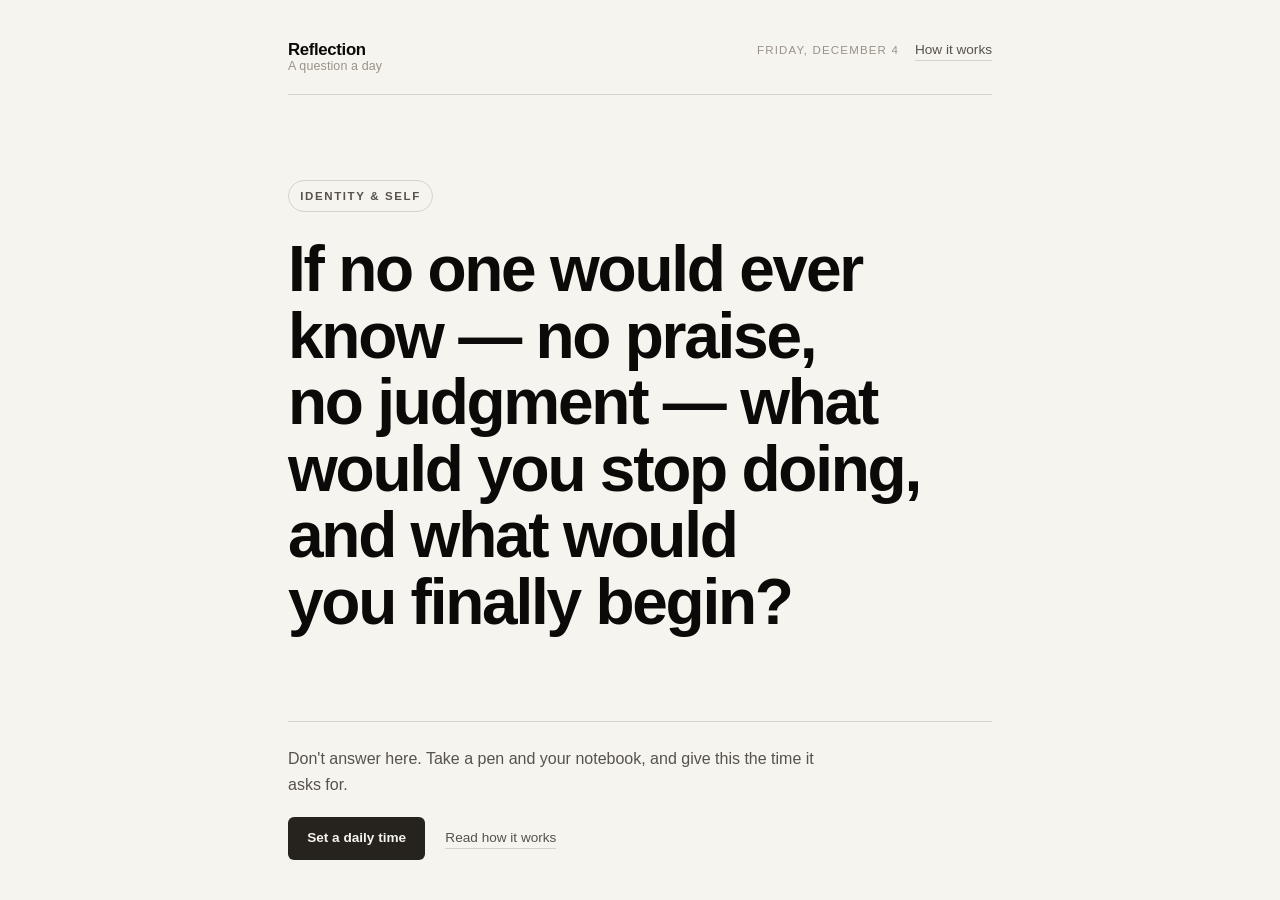
<file: index.html>
<!doctype html>
<html lang="en">
<head>
  <meta charset="utf-8" />
  <meta name="viewport" content="width=device-width, initial-scale=1, viewport-fit=cover" />
  <title>Reflection</title>
  <meta name="description" content="One deep question a day. You answer in a notebook, not here. No account, nothing saved." />
  <meta name="theme-color" content="#f6f4ee" />

  <!-- Install as an app (PWA). -->
  <link rel="manifest" href="manifest.webmanifest" />
  <link rel="apple-touch-icon" href="icons/apple-touch-icon.png" />
  <meta name="apple-mobile-web-app-capable" content="yes" />
  <meta name="mobile-web-app-capable" content="yes" />
  <meta name="apple-mobile-web-app-status-bar-style" content="default" />
  <meta name="apple-mobile-web-app-title" content="Reflection" />

  <!-- Switzer — the Snowpeak typeface (free, via Fontshare). -->
  <link rel="preconnect" href="https://api.fontshare.com" />
  <link rel="preconnect" href="https://cdn.fontshare.com" crossorigin />
  <link href="https://api.fontshare.com/v2/css?f[]=switzer@400,500,600,700,800&display=swap" rel="stylesheet" />

  <link rel="stylesheet" href="css/style.css" />
</head>
<body>
  <main class="stage">
    <header class="masthead">
      <div class="brand">
        <span class="brand-mark">Reflection</span>
        <span class="brand-sub">A question a day</span>
      </div>
      <div class="masthead-right">
        <span class="date" id="date"></span>
        <a class="nav-link" href="about.html">How it works</a>
      </div>
    </header>

    <section class="prompt">
      <p class="category" id="category"></p>
      <h1 class="question" id="question">…</h1>
    </section>

    <footer class="ritual">
      <p class="instruction">
        Don't answer here. Take a pen and your notebook,
        and give this the time it asks for.
      </p>
      <div class="ritual-actions">
        <button class="btn-dark" id="openReminder" type="button">Set a daily time</button>
        <button class="install-hint" id="installBtn" type="button" hidden>
          <span aria-hidden="true">↓</span> Install app
        </button>
        <a class="nav-link" href="about.html">Read how it works</a>
      </div>
    </footer>
  </main>

  <!-- Reminder sheet: pick a time, download a recurring calendar reminder. -->
  <div class="sheet-backdrop" id="backdrop" hidden>
    <div class="sheet" role="dialog" aria-modal="true" aria-labelledby="sheetTitle">
      <h2 id="sheetTitle">Your daily moment</h2>
      <p class="sheet-copy">
        Choose the time you want to meet yourself each day.
        We'll make a reminder you can drop into your phone's calendar —
        nothing is stored here.
      </p>
      <label class="time-field">
        <span>Time</span>
        <input type="time" id="time" value="21:00" />
      </label>
      <button class="btn-dark btn-block" id="downloadIcs" type="button">Add daily reminder to calendar</button>
      <button class="nav-link close" id="closeReminder" type="button">Not now</button>
    </div>
  </div>

  <script src="js/questions.js"></script>
  <script src="js/app.js"></script>
  <script src="js/pwa.js"></script>
</body>
</html>
</file>
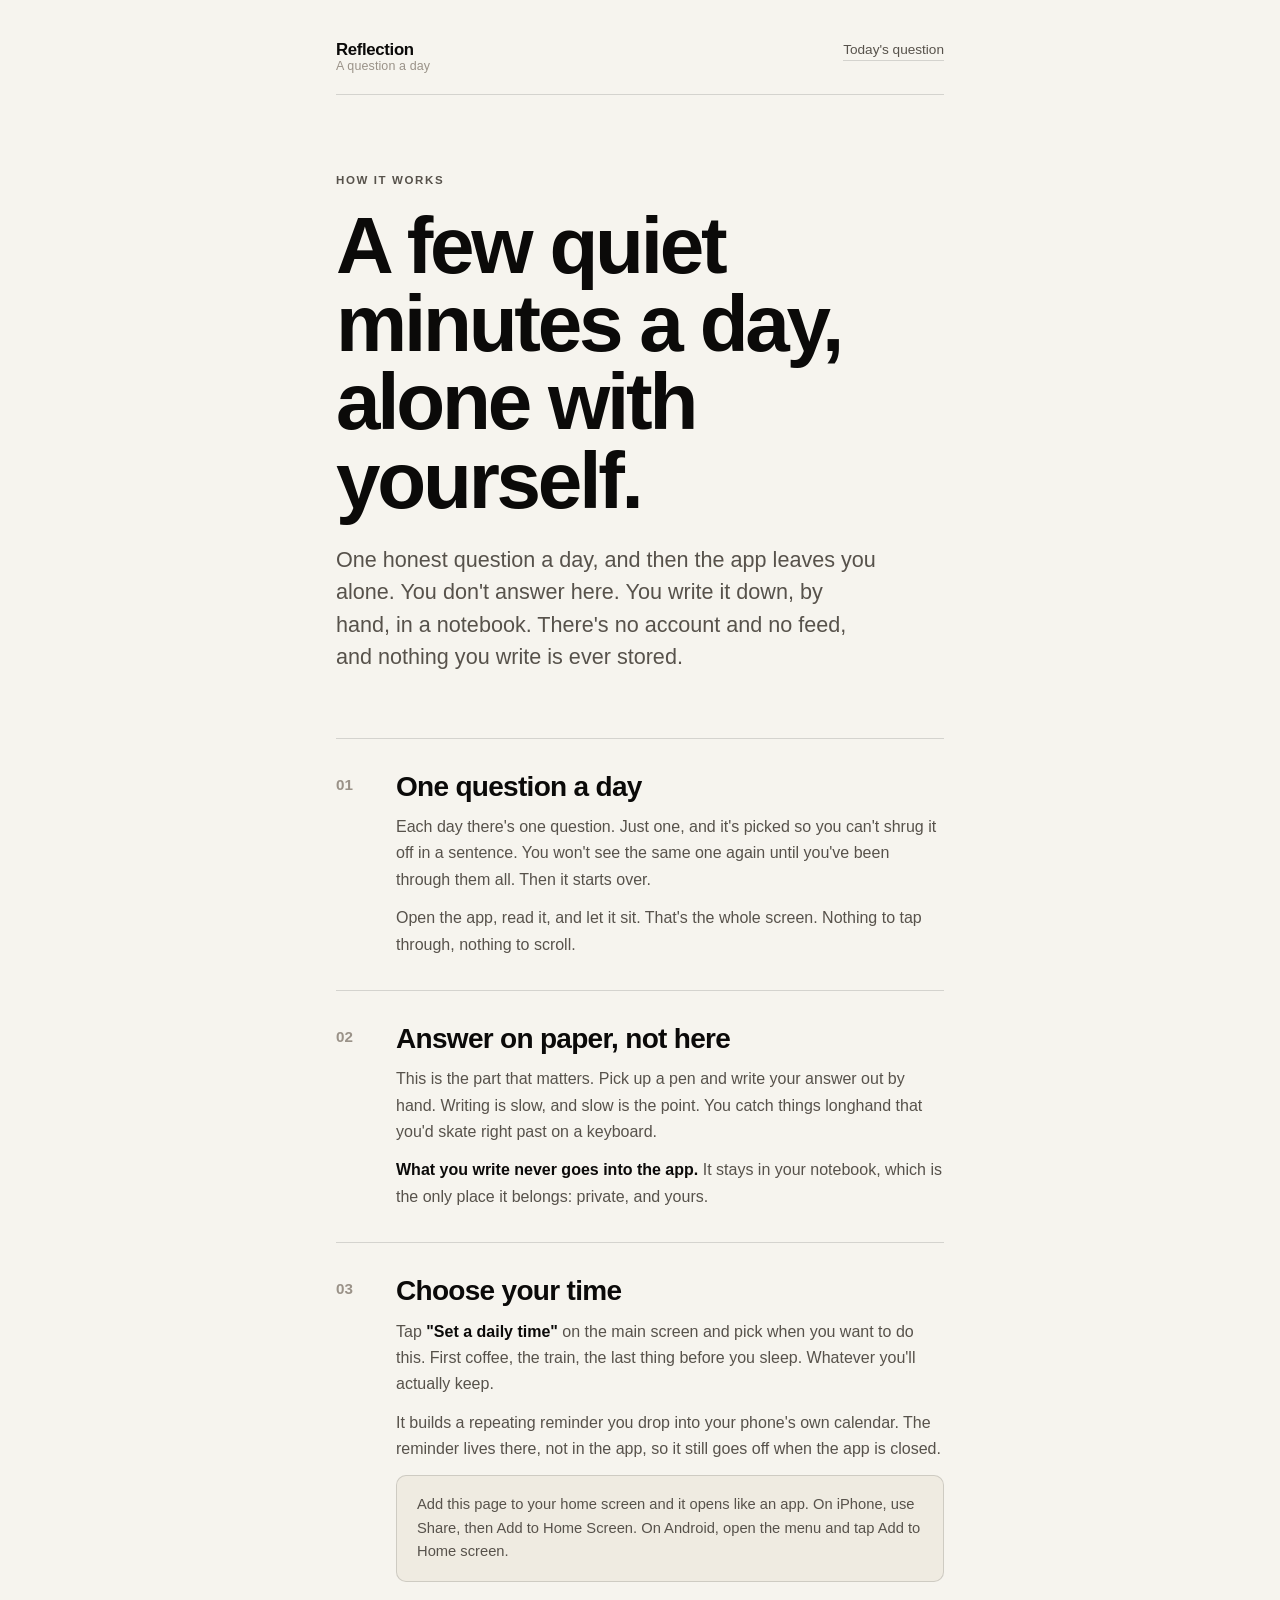
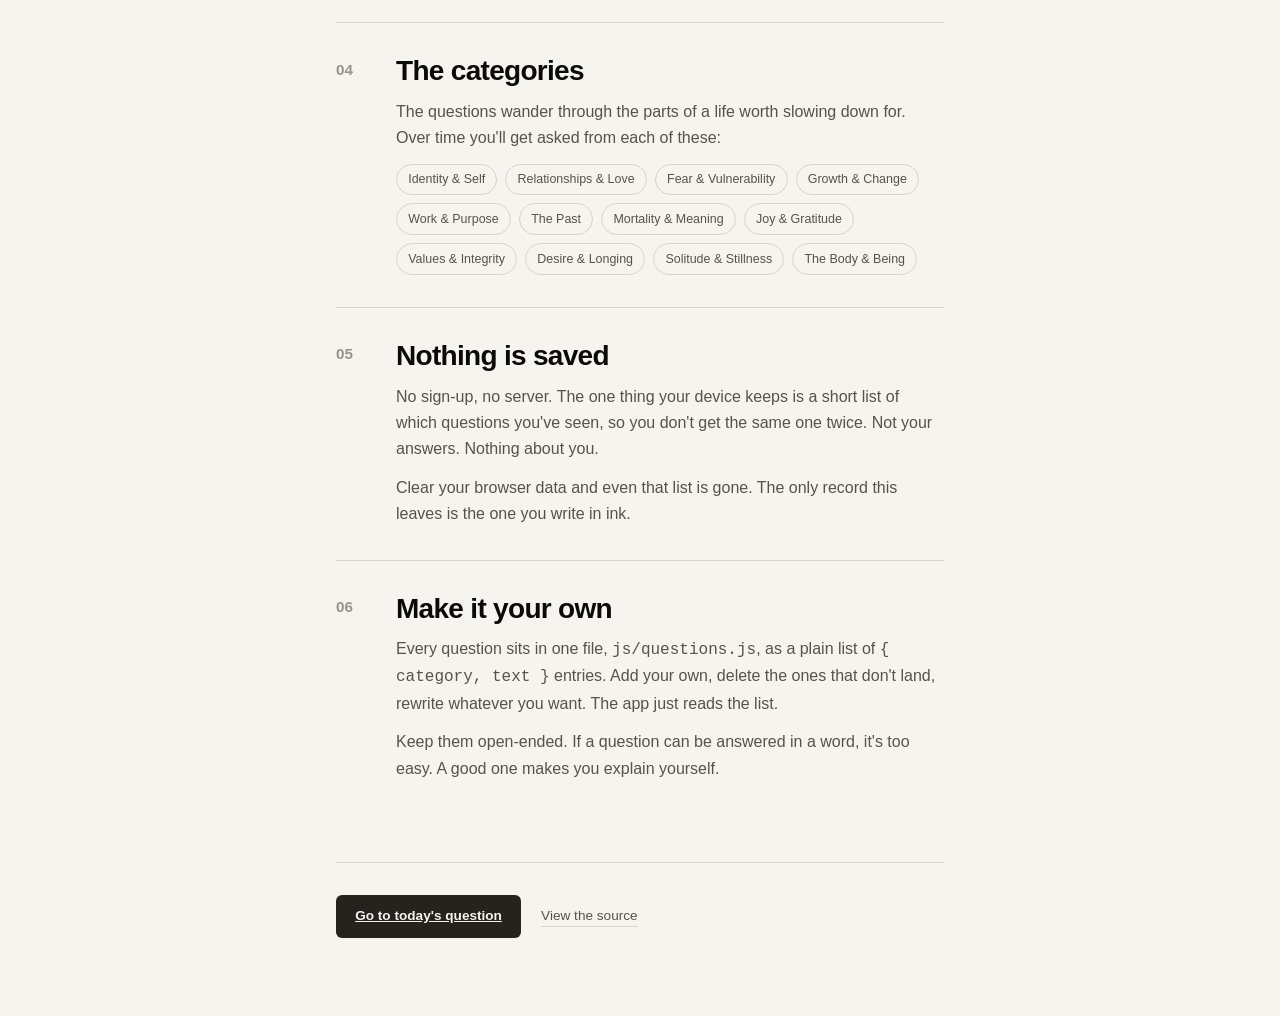
<file: about.html>
<!doctype html>
<html lang="en">
<head>
  <meta charset="utf-8" />
  <meta name="viewport" content="width=device-width, initial-scale=1, viewport-fit=cover" />
  <title>How it works — Reflection</title>
  <meta name="description" content="How to use Reflection: one deep question a day, answered on paper. No account, nothing saved." />
  <meta name="theme-color" content="#f6f4ee" />

  <!-- Install as an app (PWA). -->
  <link rel="manifest" href="manifest.webmanifest" />
  <link rel="apple-touch-icon" href="icons/apple-touch-icon.png" />
  <meta name="apple-mobile-web-app-capable" content="yes" />
  <meta name="mobile-web-app-capable" content="yes" />
  <meta name="apple-mobile-web-app-status-bar-style" content="default" />
  <meta name="apple-mobile-web-app-title" content="Reflection" />

  <link rel="preconnect" href="https://api.fontshare.com" />
  <link rel="preconnect" href="https://cdn.fontshare.com" crossorigin />
  <link href="https://api.fontshare.com/v2/css?f[]=switzer@400,500,600,700,800&display=swap" rel="stylesheet" />

  <link rel="stylesheet" href="css/style.css" />
</head>
<body>
  <article class="doc">
    <header class="masthead">
      <div class="brand">
        <span class="brand-mark">Reflection</span>
        <span class="brand-sub">A question a day</span>
      </div>
      <div class="masthead-right">
        <a class="nav-link" href="index.html">Today's question</a>
      </div>
    </header>

    <section class="hero">
      <span class="eyebrow">How it works</span>
      <h1 class="hero-title">A few quiet minutes a day, alone with yourself.</h1>
      <p class="lead">
        One honest question a day, and then the app leaves you alone.
        You don't answer here. You write it down, by hand, in a notebook.
        There's no account and no feed, and nothing you write is ever stored.
      </p>
    </section>

    <section class="steps">
      <div class="step">
        <div class="step-num">01</div>
        <div>
          <h2>One question a day</h2>
          <p>
            Each day there's one question. Just one, and it's picked so you can't
            shrug it off in a sentence. You won't see the same one again until
            you've been through them all. Then it starts over.
          </p>
          <p>
            Open the app, read it, and let it sit. That's the whole screen. Nothing
            to tap through, nothing to scroll.
          </p>
        </div>
      </div>

      <div class="step">
        <div class="step-num">02</div>
        <div>
          <h2>Answer on paper, not here</h2>
          <p>
            This is the part that matters. Pick up a pen and write your answer out by hand.
            Writing is slow, and slow is the point. You catch things longhand that you'd
            skate right past on a keyboard.
          </p>
          <p>
            <strong>What you write never goes into the app.</strong> It stays in your
            notebook, which is the only place it belongs: private, and yours.
          </p>
        </div>
      </div>

      <div class="step">
        <div class="step-num">03</div>
        <div>
          <h2>Choose your time</h2>
          <p>
            Tap <strong>"Set a daily time"</strong> on the main screen and pick when you want
            to do this. First coffee, the train, the last thing before you sleep. Whatever
            you'll actually keep.
          </p>
          <p>
            It builds a repeating reminder you drop into your phone's own calendar. The reminder
            lives there, not in the app, so it still goes off when the app is closed.
          </p>
          <div class="callout">
            Add this page to your home screen and it opens like an app. On iPhone, use Share,
            then Add to Home Screen. On Android, open the menu and tap Add to Home screen.
          </div>
        </div>
      </div>

      <div class="step">
        <div class="step-num">04</div>
        <div>
          <h2>The categories</h2>
          <p>
            The questions wander through the parts of a life worth slowing down for.
            Over time you'll get asked from each of these:
          </p>
          <div class="tags">
            <span class="tag">Identity &amp; Self</span>
            <span class="tag">Relationships &amp; Love</span>
            <span class="tag">Fear &amp; Vulnerability</span>
            <span class="tag">Growth &amp; Change</span>
            <span class="tag">Work &amp; Purpose</span>
            <span class="tag">The Past</span>
            <span class="tag">Mortality &amp; Meaning</span>
            <span class="tag">Joy &amp; Gratitude</span>
            <span class="tag">Values &amp; Integrity</span>
            <span class="tag">Desire &amp; Longing</span>
            <span class="tag">Solitude &amp; Stillness</span>
            <span class="tag">The Body &amp; Being</span>
          </div>
        </div>
      </div>

      <div class="step">
        <div class="step-num">05</div>
        <div>
          <h2>Nothing is saved</h2>
          <p>
            No sign-up, no server. The one thing your device keeps is a short list of which
            questions you've seen, so you don't get the same one twice. Not your answers.
            Nothing about you.
          </p>
          <p>
            Clear your browser data and even that list is gone. The only record this leaves
            is the one you write in ink.
          </p>
        </div>
      </div>

      <div class="step">
        <div class="step-num">06</div>
        <div>
          <h2>Make it your own</h2>
          <p>
            Every question sits in one file, <code>js/questions.js</code>, as a plain list of
            <code>{ category, text }</code> entries. Add your own, delete the ones that don't
            land, rewrite whatever you want. The app just reads the list.
          </p>
          <p>
            Keep them open-ended. If a question can be answered in a word, it's too easy. A
            good one makes you explain yourself.
          </p>
        </div>
      </div>
    </section>

    <footer class="doc-footer">
      <a class="btn-dark" href="index.html">Go to today's question</a>
      <a class="nav-link" href="https://github.com/dataandbytes/reflection" target="_blank" rel="noopener">View the source</a>
    </footer>
  </article>

  <script src="js/pwa.js"></script>
</body>
</html>
</file>
<file: css/style.css>
/* Reflection — design based on Lexington Themes "Snowpeak":
   warm cream ground, pure-black ink, the Switzer grotesque,
   oversized editorial display type, and dark rounded buttons. */

:root {
  --paper:     #f6f4ee;  /* Snowpeak cream (oklch 0.976 0.004 95) */
  --paper-2:   #efebe1;  /* a touch deeper — fields, cards */
  --ink:       #0b0a09;  /* near-black for display */
  --ink-soft:  #57524b;  /* muted body text */
  --ink-faint: #9a9288;  /* labels, meta */
  --dark:      #26231f;  /* dark button (oklch 0.21 0.006 70) */
  --dark-hi:   #353029;
  --line:      rgba(11, 10, 9, 0.14);

  --font: "Switzer", -apple-system, BlinkMacSystemFont, "Segoe UI", sans-serif;
}

* { box-sizing: border-box; margin: 0; padding: 0; }
html, body { height: 100%; }

body {
  background: var(--paper);
  color: var(--ink);
  font-family: var(--font);
  font-size: 16px;
  line-height: 1.5;
  -webkit-font-smoothing: antialiased;
  text-rendering: optimizeLegibility;
}

a { color: inherit; }

/* ── Single screen. Nothing to scroll. ─────────────────────────── */
.stage {
  min-height: 100dvh;
  max-width: 50rem;
  margin: 0 auto;
  padding: clamp(1.25rem, 4vw, 2.5rem) clamp(1.25rem, 5vw, 3rem);
  display: grid;
  grid-template-rows: auto 1fr auto;
  gap: 2rem;
}

/* ── Masthead ───────────────────────────────────────────────────── */
.masthead {
  display: flex;
  align-items: flex-start;
  justify-content: space-between;
  gap: 1rem;
  padding-bottom: 1.25rem;
  border-bottom: 1px solid var(--line);
}
.brand { display: flex; flex-direction: column; line-height: 1.15; }
.brand-mark {
  font-weight: 700;
  font-size: 1.05rem;
  letter-spacing: -0.02em;
}
.brand-sub {
  font-size: 0.78rem;
  color: var(--ink-faint);
  letter-spacing: 0.01em;
}
.masthead-right {
  display: flex;
  align-items: center;
  gap: 1rem;
  font-size: 0.8rem;
}
.date {
  color: var(--ink-faint);
  text-transform: uppercase;
  letter-spacing: 0.1em;
  font-size: 0.72rem;
  font-weight: 500;
  font-variant-numeric: tabular-nums;
}

/* ── The question — Snowpeak's oversized editorial display ──────── */
.prompt {
  align-self: center;
  display: flex;
  flex-direction: column;
  gap: 1.5rem;
  opacity: 0;
  transform: translateY(10px);
  animation: settle 1s cubic-bezier(0.2, 0.7, 0.2, 1) 0.12s forwards;
}
.category {
  align-self: flex-start;
  font-size: 0.72rem;
  font-weight: 600;
  letter-spacing: 0.14em;
  text-transform: uppercase;
  color: var(--ink-soft);
  padding: 0.4rem 0.7rem;
  border: 1px solid var(--line);
  border-radius: 999px;
}
.question {
  font-weight: 700;
  font-size: clamp(2rem, 6.4vw, 4rem);
  line-height: 1.04;
  letter-spacing: -0.035em;
  text-wrap: balance;
  max-width: 18ch;
}

@keyframes settle { to { opacity: 1; transform: none; } }

/* ── Ritual footer ──────────────────────────────────────────────── */
.ritual {
  border-top: 1px solid var(--line);
  padding-top: 1.5rem;
  display: flex;
  flex-direction: column;
  gap: 1.25rem;
}
.instruction {
  font-size: 1rem;
  line-height: 1.6;
  color: var(--ink-soft);
  max-width: 34rem;
}
.ritual-actions {
  display: flex;
  align-items: center;
  gap: 1.25rem;
  flex-wrap: wrap;
}

/* ── Buttons & links ────────────────────────────────────────────── */
.btn-dark {
  display: inline-flex;
  align-items: center;
  justify-content: center;
  padding: 0.7rem 1.2rem;
  border: none;
  border-radius: 6px;
  background: var(--dark);
  color: var(--paper);
  font: inherit;
  font-weight: 600;
  font-size: 0.85rem;
  cursor: pointer;
  transition: background 0.18s ease;
}
.btn-dark:hover { background: var(--dark-hi); }
.btn-block { width: 100%; padding: 0.85rem 1.2rem; font-size: 0.9rem; }

.nav-link {
  background: none;
  border: none;
  padding: 0;
  font: inherit;
  font-size: 0.85rem;
  font-weight: 500;
  color: var(--ink-soft);
  text-decoration: none;
  cursor: pointer;
  border-bottom: 1px solid var(--line);
  transition: border-color 0.18s ease, color 0.18s ease;
}
.nav-link:hover { color: var(--ink); border-bottom-color: var(--ink); }

/* Install hint — only shown (via JS) when the browser offers to install. */
.install-hint {
  display: inline-flex;
  align-items: center;
  gap: 0.4rem;
  padding: 0.5rem 0.85rem;
  border: 1px solid var(--line);
  border-radius: 6px;
  background: none;
  font: inherit;
  font-size: 0.82rem;
  font-weight: 500;
  color: var(--ink-soft);
  cursor: pointer;
  transition: border-color 0.18s ease, color 0.18s ease;
}
.install-hint:hover { border-color: var(--ink); color: var(--ink); }
.install-hint[hidden] { display: none; }

/* ── Reminder sheet ─────────────────────────────────────────────── */
.sheet-backdrop[hidden] { display: none; }
.sheet-backdrop {
  position: fixed;
  inset: 0;
  background: rgba(11, 10, 9, 0.4);
  backdrop-filter: blur(3px);
  display: flex;
  align-items: flex-end;
  justify-content: center;
  padding: 1rem;
  animation: fade 0.25s ease forwards;
}
@keyframes fade { from { opacity: 0; } to { opacity: 1; } }

.sheet {
  background: var(--paper);
  width: 100%;
  max-width: 27rem;
  border: 1px solid var(--line);
  border-radius: 14px 14px 0 0;
  padding: 2rem 1.75rem 2.25rem;
  display: flex;
  flex-direction: column;
  gap: 1rem;
  box-shadow: 0 -12px 44px rgba(11, 10, 9, 0.18);
  animation: rise 0.3s cubic-bezier(0.2, 0.7, 0.2, 1) forwards;
}
@media (min-width: 30rem) {
  .sheet-backdrop { align-items: center; }
  .sheet { border-radius: 14px; }
}
@keyframes rise { from { transform: translateY(24px); } to { transform: none; } }

.sheet h2 { font-weight: 700; font-size: 1.5rem; letter-spacing: -0.02em; }
.sheet-copy { font-size: 0.95rem; line-height: 1.6; color: var(--ink-soft); }

.time-field {
  display: flex;
  align-items: center;
  justify-content: space-between;
  gap: 1rem;
  padding: 0.7rem 1rem;
  border: 1px solid var(--line);
  border-radius: 8px;
  background: var(--paper-2);
  font-size: 0.9rem;
  color: var(--ink-soft);
}
.time-field input[type="time"] {
  font: inherit;
  font-size: 1.1rem;
  font-weight: 500;
  color: var(--ink);
  border: none;
  background: none;
  text-align: right;
}
.nav-link.close { align-self: center; border-bottom-color: transparent; color: var(--ink-faint); }

/* ── About / How it works (scrollable editorial page) ──────────── */
.doc {
  max-width: 44rem;
  margin: 0 auto;
  padding: clamp(1.25rem, 4vw, 2.5rem) clamp(1.25rem, 5vw, 3rem) 5rem;
}
.doc .masthead { margin-bottom: clamp(2.5rem, 7vw, 4.5rem); }

.hero { margin-bottom: clamp(2.5rem, 7vw, 4rem); }
.eyebrow {
  display: inline-block;
  font-size: 0.72rem;
  font-weight: 600;
  letter-spacing: 0.14em;
  text-transform: uppercase;
  color: var(--ink-soft);
  margin-bottom: 1.1rem;
}
.hero-title {
  font-weight: 700;
  font-size: clamp(2.4rem, 9vw, 5rem);
  line-height: 0.98;
  letter-spacing: -0.04em;
  margin-bottom: 1.5rem;
}
.lead {
  font-size: clamp(1.1rem, 2.6vw, 1.35rem);
  line-height: 1.5;
  color: var(--ink-soft);
  max-width: 34rem;
}

.step {
  display: grid;
  grid-template-columns: 2.5rem 1fr;
  gap: 1.25rem;
  padding: 2rem 0;
  border-top: 1px solid var(--line);
}
.step-num {
  font-size: 0.95rem;
  font-weight: 700;
  color: var(--ink-faint);
  font-variant-numeric: tabular-nums;
  padding-top: 0.2rem;
}
.step h2 {
  font-weight: 700;
  font-size: clamp(1.3rem, 3.4vw, 1.75rem);
  letter-spacing: -0.025em;
  line-height: 1.12;
  margin-bottom: 0.75rem;
}
.step p { color: var(--ink-soft); line-height: 1.65; margin-bottom: 0.75rem; }
.step p:last-child { margin-bottom: 0; }
.step strong { color: var(--ink); font-weight: 600; }

.tags {
  display: flex;
  flex-wrap: wrap;
  gap: 0.5rem;
  margin-top: 0.25rem;
}
.tag {
  font-size: 0.78rem;
  font-weight: 500;
  color: var(--ink-soft);
  padding: 0.35rem 0.7rem;
  border: 1px solid var(--line);
  border-radius: 999px;
}

.callout {
  margin: 0.5rem 0;
  padding: 1.1rem 1.25rem;
  background: var(--paper-2);
  border: 1px solid var(--line);
  border-radius: 10px;
  font-size: 0.92rem;
  line-height: 1.6;
  color: var(--ink-soft);
}
.callout code {
  font-family: ui-monospace, "SF Mono", Menlo, Consolas, monospace;
  font-size: 0.85em;
  background: rgba(11, 10, 9, 0.06);
  padding: 0.1rem 0.35rem;
  border-radius: 4px;
}

.doc-footer {
  margin-top: 3rem;
  padding-top: 2rem;
  border-top: 1px solid var(--line);
  display: flex;
  align-items: center;
  gap: 1.25rem;
  flex-wrap: wrap;
}

@media (max-width: 30rem) {
  .step { grid-template-columns: 1fr; gap: 0.4rem; }
  .step-num { padding-top: 0; }
}

@media (prefers-reduced-motion: reduce) {
  .prompt, .sheet-backdrop, .sheet { animation: none; opacity: 1; transform: none; }
}
</file>
